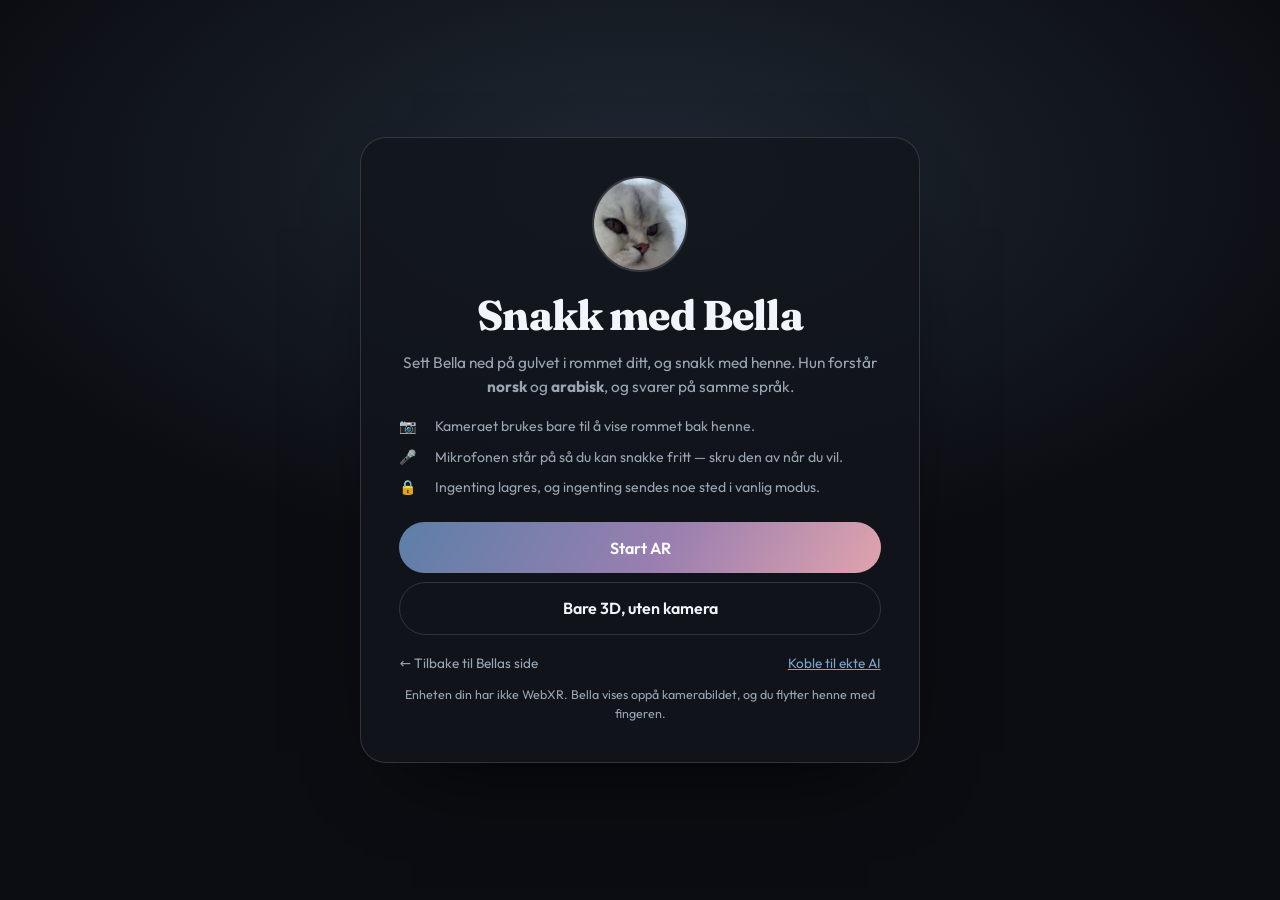
<file: ar.html>
<!DOCTYPE html>
<html lang="no">
<head>
<meta charset="utf-8">
<meta name="viewport" content="width=device-width, initial-scale=1, viewport-fit=cover, user-scalable=no">
<title>Snakk med Bella i AR 🐾</title>
<meta name="description" content="Sett Bella på gulvet i ditt eget rom og snakk med henne på norsk eller arabisk.">
<meta name="theme-color" content="#101319">
<link rel="icon" href="images/bella-icon.png" type="image/png">
<link rel="apple-touch-icon" href="images/bella-icon.png">
<link rel="stylesheet" href="fonts.css">
<link rel="stylesheet" href="ar.css">
</head>
<body>

<!-- Kameraet ligger bakerst, 3D-laget oppå -->
<video id="cam" playsinline muted autoplay></video>
<canvas id="scene"></canvas>

<!-- ============ STARTSKJERM ============ -->
<div class="screen" id="intro">
  <div class="intro-card">
    <img class="intro-face" src="images/bella-icon.png" alt="" width="96" height="96">
    <h1 class="display">Snakk med Bella</h1>
    <p class="intro-lead">
      Sett Bella ned på gulvet i rommet ditt, og snakk med henne.
      Hun forstår <strong>norsk</strong> og <strong>arabisk</strong>, og svarer på samme språk.
    </p>

    <ul class="intro-list">
      <li><span>📷</span> Kameraet brukes bare til å vise rommet bak henne.</li>
      <li><span>🎤</span> Mikrofonen står på så du kan snakke fritt — skru den av når du vil.</li>
      <li><span>🔒</span> Ingenting lagres, og ingenting sendes noe sted i vanlig modus.</li>
    </ul>

    <button class="btn primary" id="enterAR">Start AR</button>
    <button class="btn ghost" id="enter3D">Bare 3D, uten kamera</button>

    <p class="intro-foot">
      <a href="index.html">← Tilbake til Bellas side</a>
      <button class="linklike" id="openSettings">Koble til ekte AI</button>
    </p>
    <p class="intro-note" id="supportNote"></p>
  </div>
</div>

<!-- ============ AR-GRENSESNITT ============ -->
<div class="hud" id="hud" hidden>

  <div class="hud-top">
    <button class="round" id="exitBtn" aria-label="Avslutt">✕</button>
    <div class="lang-switch" role="group" aria-label="Språk">
      <button class="lang on" data-lang="nb-NO">Norsk</button>
      <button class="lang" data-lang="ar-SA">عربي</button>
    </div>
    <button class="round" id="settingsBtn" aria-label="Innstillinger">⚙</button>
  </div>

  <p class="place-hint" id="placeHint">Rett kameraet mot gulvet og trykk for å sette ned Bella</p>

  <div class="hud-bottom">
    <div class="bubble" id="bubble" hidden><p id="bubbleText"></p></div>

    <div class="heard" id="heard" hidden><span id="heardText"></span></div>

    <div class="controls">
      <button class="round big" id="micBtn" aria-pressed="true" aria-label="Skru mikrofonen av eller på">
        <span id="micIco">🎤</span>
        <span class="pulse" id="micPulse"></span>
      </button>
      <form class="say" id="sayForm">
        <input id="sayInput" type="text" placeholder="… eller skriv til Bella" autocomplete="off">
        <button type="submit" aria-label="Send">➤</button>
      </form>
      <button class="round" id="againBtn" aria-label="Flytt Bella">↻</button>
    </div>

    <p class="status" id="status"></p>
  </div>
</div>

<!-- ============ INNSTILLINGER ============ -->
<div class="screen modal" id="settings" hidden>
  <div class="intro-card">
    <h2 class="display">Ekte AI (valgfritt)</h2>
    <p class="intro-lead">
      Bella svarer helt fint uten dette — hun har en innebygd hjerne som
      virker uten nett og uten oppsett.
    </p>
    <p class="intro-lead">
      Vil du at hun skal svare på hva som helst, kan du lime inn din egen
      gratis API-nøkkel fra
      <a href="https://aistudio.google.com/apikey" target="_blank" rel="noopener">Google AI Studio</a>.
      Nøkkelen lagres <strong>kun i denne nettleseren</strong> og sendes bare til Google.
    </p>

    <label class="field">
      <span>API-nøkkel</span>
      <input id="keyInput" type="password" placeholder="AIza…" autocomplete="off" spellcheck="false">
    </label>
    <label class="field">
      <span>Modell</span>
      <input id="modelInput" type="text" placeholder="gemini-2.5-flash" autocomplete="off" spellcheck="false">
    </label>

    <p class="intro-note">
      Får du feilmelding om at modellen ikke finnes, prøv
      <code>gemini-2.0-flash</code> eller <code>gemini-flash-latest</code>.
    </p>

    <div class="btn-row">
      <button class="btn primary" id="saveKey">Lagre</button>
      <button class="btn ghost" id="clearKey">Slett nøkkel</button>
    </div>
    <p class="intro-foot"><button class="linklike" id="closeSettings">Lukk</button></p>
    <p class="intro-note" id="keyStatus"></p>
  </div>
</div>

<script type="module" src="ar.js"></script>
</body>
</html>
</file>
<file: fonts.css>
/* Fraunces og Outfit — variable fonter, latin-subsett, selvhostet.
   Lisens: SIL Open Font License 1.1 (https://openfontlicense.org) */

@font-face {
  font-family: 'Fraunces';
  font-style: normal;
  font-weight: 100 900;
  font-display: swap;
  src: url('fonts/fraunces.woff2') format('woff2');
  unicode-range: U+0000-00FF, U+0131, U+0152-0153, U+02BB-02BC, U+02C6, U+02DA, U+02DC,
    U+0304, U+0308, U+0329, U+2000-206F, U+20AC, U+2122, U+2191, U+2193, U+2212, U+2215, U+FEFF, U+FFFD;
}

@font-face {
  font-family: 'Outfit';
  font-style: normal;
  font-weight: 100 900;
  font-display: swap;
  src: url('fonts/outfit.woff2') format('woff2');
  unicode-range: U+0000-00FF, U+0131, U+0152-0153, U+02BB-02BC, U+02C6, U+02DA, U+02DC,
    U+0304, U+0308, U+0329, U+2000-206F, U+20AC, U+2122, U+2191, U+2193, U+2212, U+2215, U+FEFF, U+FFFD;
}
</file>
<file: ar.css>
/* =========================================================
   AR-modus — mørkt grensesnitt oppå kamerabildet
   ========================================================= */

:root {
  --ink: #f2f5f9;
  --muted: #9aa5b4;
  --panel: rgba(18, 21, 28, .82);
  --edge: rgba(255, 255, 255, .14);
  --accent: #7fa3cc;
  --accent-2: #e0a3ad;
  --grad: linear-gradient(120deg, #5c7fa8, #9a7fb0 55%, #e0a3ad);
  --display: 'Fraunces', Georgia, serif;
  --body: 'Outfit', system-ui, -apple-system, 'Segoe UI', sans-serif;
}

* { box-sizing: border-box; }

html, body {
  margin: 0; height: 100%;
  background: #0b0d12;
  color: var(--ink);
  font-family: var(--body);
  overflow: hidden;
  overscroll-behavior: none;
}

.display { font-family: var(--display); font-weight: 800; letter-spacing: -.02em; }

#cam, #scene {
  position: fixed; inset: 0;
  width: 100%; height: 100%;
}
#cam { object-fit: cover; background: #0b0d12; display: none; }
#cam.on { display: block; }
#scene { z-index: 1; touch-action: none; }

/* ---------------- skjermer ---------------- */

.screen {
  position: fixed; inset: 0; z-index: 10;
  display: grid; place-items: center;
  padding: 1.25rem;
  background:
    radial-gradient(80vw 60vh at 50% 20%, rgba(127,163,204,.18), transparent 70%),
    #0b0d12;
  overflow-y: auto;
}
.screen[hidden] { display: none; }
.modal { background: rgba(6, 8, 12, .92); backdrop-filter: blur(10px); }

.intro-card {
  width: min(560px, 100%);
  background: var(--panel);
  border: 1px solid var(--edge);
  border-radius: 26px;
  padding: clamp(1.5rem, 5vw, 2.4rem);
  box-shadow: 0 40px 90px -50px #000;
  text-align: center;
  margin: auto;
}

.intro-face {
  width: 96px; height: 96px; border-radius: 50%;
  object-fit: cover; border: 2px solid var(--edge);
  margin-bottom: .8rem;
}

.intro-card h1, .intro-card h2 { margin: 0 0 .6rem; font-size: clamp(1.8rem, 6vw, 2.6rem); }
.intro-lead { color: var(--muted); margin: 0 0 1rem; line-height: 1.6; font-size: .96rem; }
.intro-lead a { color: var(--accent); }

.intro-list {
  list-style: none; margin: 0 0 1.5rem; padding: 0;
  text-align: left; display: grid; gap: .6rem;
}
.intro-list li {
  display: grid; grid-template-columns: 28px 1fr; gap: .5rem;
  align-items: start;
  font-size: .88rem; color: var(--muted); line-height: 1.5;
}

.btn {
  display: block; width: 100%;
  padding: .95rem 1.4rem;
  border-radius: 999px; border: 0;
  font: inherit; font-weight: 600; font-size: 1rem;
  cursor: pointer; margin-bottom: .6rem;
  transition: transform .2s ease, opacity .2s ease;
}
.btn:hover { transform: translateY(-2px); }
.btn.primary { background: var(--grad); color: #fff; }
.btn.ghost { background: transparent; color: var(--ink); border: 1px solid var(--edge); }

.btn-row { display: grid; grid-template-columns: 1fr 1fr; gap: .6rem; }
.btn-row .btn { margin-bottom: 0; }

.intro-foot {
  display: flex; justify-content: space-between; align-items: center;
  gap: 1rem; margin: 1.2rem 0 0; font-size: .85rem;
}
.intro-foot a { color: var(--muted); text-decoration: none; }
.intro-foot a:hover { color: var(--ink); }

.linklike {
  background: none; border: 0; padding: 0;
  color: var(--accent); font: inherit; font-size: .85rem;
  cursor: pointer; text-decoration: underline;
}

.intro-note { color: var(--muted); font-size: .78rem; margin: .9rem 0 0; line-height: 1.5; }
.intro-note code {
  background: rgba(255,255,255,.08); padding: .1rem .35rem;
  border-radius: 5px; font-size: .95em;
}

.field { display: block; text-align: left; margin-bottom: .8rem; }
.field span { display: block; font-size: .78rem; color: var(--muted); margin-bottom: .3rem; }
.field input {
  width: 100%; padding: .8rem 1rem;
  border-radius: 12px; border: 1px solid var(--edge);
  background: rgba(255,255,255,.05); color: var(--ink);
  font: inherit; font-size: .92rem;
}
.field input:focus { outline: 2px solid var(--accent); outline-offset: 1px; }

/* ---------------- HUD ---------------- */

.hud {
  position: fixed; inset: 0; z-index: 5;
  display: flex; flex-direction: column; justify-content: space-between;
  padding: max(1rem, env(safe-area-inset-top)) 1rem max(1rem, env(safe-area-inset-bottom));
  pointer-events: none;
}
.hud[hidden] { display: none; }
.hud > * { pointer-events: auto; }

.hud-top { display: flex; align-items: center; justify-content: space-between; gap: .6rem; }

.round {
  width: 44px; height: 44px; flex: 0 0 44px;
  border-radius: 50%; border: 1px solid var(--edge);
  background: var(--panel); color: var(--ink);
  font-size: 1.05rem; cursor: pointer;
  display: grid; place-items: center;
  backdrop-filter: blur(8px);
  position: relative;
}
.round:hover { background: rgba(40,46,58,.9); }
.round.big { width: 62px; height: 62px; flex: 0 0 62px; font-size: 1.4rem; }

.round.big.off { opacity: .55; }
.pulse {
  position: absolute; inset: -4px;
  border-radius: 50%; border: 2px solid var(--accent-2);
  opacity: 0; pointer-events: none;
}
.round.big.live .pulse { animation: ping 1.5s ease-out infinite; }
@keyframes ping {
  from { opacity: .85; transform: scale(1); }
  to   { opacity: 0; transform: scale(1.6); }
}

.lang-switch {
  display: flex; gap: .2rem; padding: .2rem;
  background: var(--panel); border: 1px solid var(--edge);
  border-radius: 999px; backdrop-filter: blur(8px);
}
.lang {
  border: 0; background: transparent; color: var(--muted);
  font: inherit; font-size: .82rem; font-weight: 600;
  padding: .45rem .9rem; border-radius: 999px; cursor: pointer;
}
.lang.on { background: var(--grad); color: #fff; }

.place-hint {
  align-self: center;
  margin: 0; padding: .7rem 1.2rem;
  background: var(--panel); border: 1px solid var(--edge);
  border-radius: 999px; font-size: .88rem;
  backdrop-filter: blur(8px);
  text-align: center;
  animation: bobHint 2.4s ease-in-out infinite;
}
.place-hint[hidden] { display: none; }
@keyframes bobHint { 50% { transform: translateY(-6px); } }

/* minmax(0,1fr) + min-width:0 — uten dette vokser kolonnen til
   innholdets minstebredde, og knapperaden skyves utenfor skjermen. */
.hud-bottom {
  display: grid;
  grid-template-columns: minmax(0, 1fr);
  gap: .7rem;
}
.hud-bottom > * { min-width: 0; }

.bubble {
  justify-self: center;
  max-width: min(520px, 100%);
  background: var(--panel);
  border: 1px solid var(--edge);
  border-radius: 20px;
  padding: .9rem 1.2rem;
  backdrop-filter: blur(10px);
  animation: pop .3s cubic-bezier(.22,1,.36,1);
}
.bubble[hidden] { display: none; }
.bubble p { margin: 0; font-size: 1.02rem; line-height: 1.5; overflow-wrap: anywhere; }
.bubble p[dir="rtl"] { text-align: right; font-size: 1.15rem; }
@keyframes pop { from { opacity: 0; transform: translateY(10px) scale(.96); } }

.heard {
  justify-self: center;
  font-size: .84rem; color: var(--muted);
  background: rgba(10,12,16,.6);
  padding: .35rem .9rem; border-radius: 999px;
  max-width: min(520px, 100%);
  overflow: hidden; text-overflow: ellipsis; white-space: nowrap;
}
.heard[hidden] { display: none; }

.controls { display: flex; align-items: center; gap: .6rem; min-width: 0; }

.say { flex: 1; display: flex; gap: .4rem; min-width: 0; }
.say input {
  flex: 1; min-width: 0;
  padding: .8rem 1.1rem;
  border-radius: 999px; border: 1px solid var(--edge);
  background: var(--panel); color: var(--ink);
  font: inherit; font-size: .92rem;
  backdrop-filter: blur(8px);
}
.say input:focus { outline: 2px solid var(--accent); outline-offset: 1px; }
.say button {
  width: 44px; flex: 0 0 44px;
  border-radius: 50%; border: 1px solid var(--edge);
  background: var(--grad); color: #fff;
  font-size: 1rem; cursor: pointer;
}

.status { margin: 0; text-align: center; font-size: .76rem; color: var(--muted); min-height: 1.1em; }

@media (prefers-reduced-motion: reduce) {
  *, *::before, *::after { animation: none !important; transition: none !important; }
}
</file>
